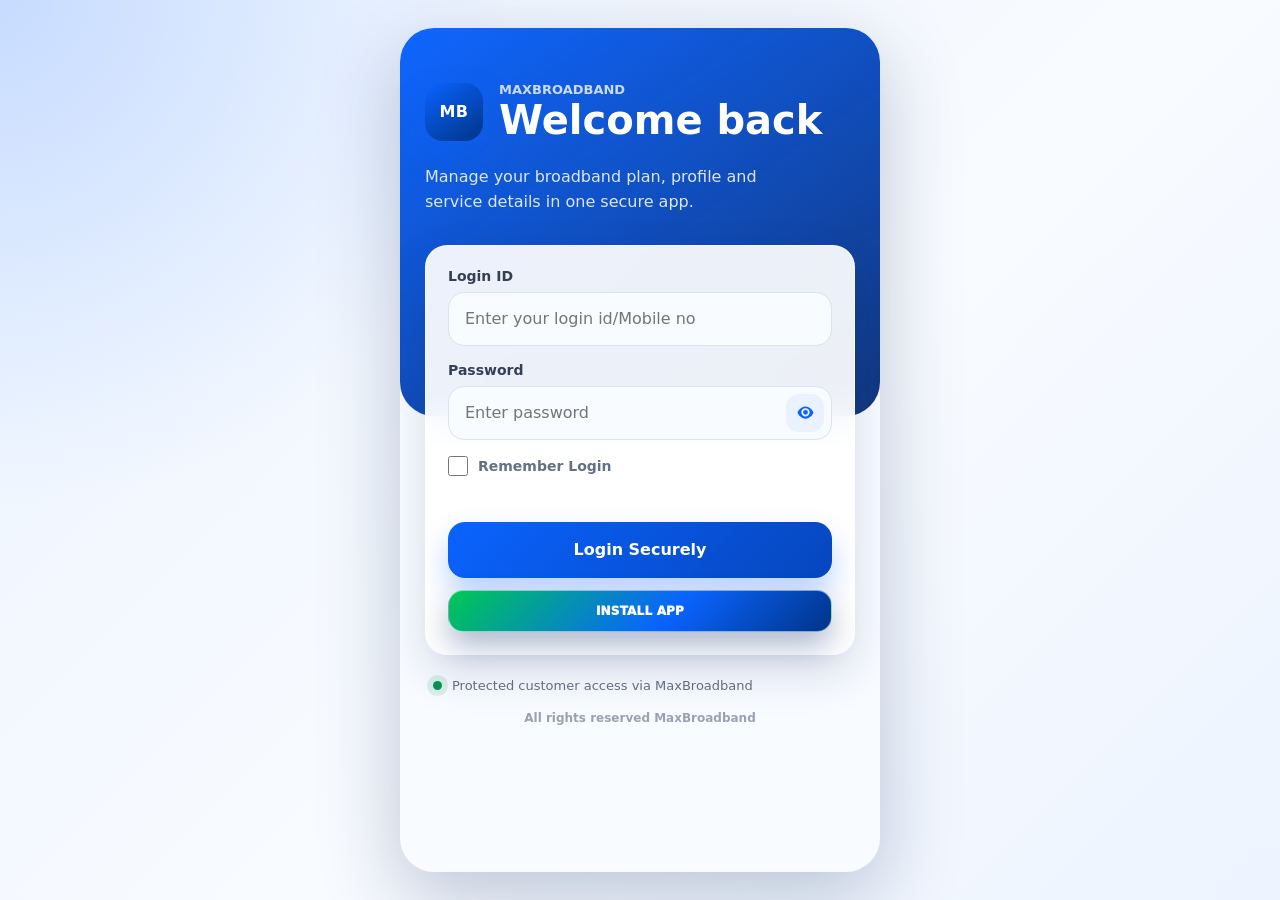
<file: app/index.html>
﻿<!DOCTYPE html>
<html lang="en">
<head>
    <meta charset="UTF-8">
    <meta name="viewport" content="width=device-width, initial-scale=1, viewport-fit=cover">
    <meta name="theme-color" content="#0a63ff">
    <meta name="description" content="MaxBroadband customer portal for profile and plan details.">
    <meta name="apple-mobile-web-app-capable" content="yes">
    <meta name="apple-mobile-web-app-status-bar-style" content="black-translucent">
    <meta name="apple-mobile-web-app-title" content="MaxBroadband">
    <title>MaxBroadband</title>
    <link rel="manifest" href="manifest.json">
    <link rel="icon" href="assets/favicon.svg" type="image/svg+xml">
    <link rel="apple-touch-icon" href="assets/icon-192.png">
    <link rel="stylesheet" href="css/style.css">
</head>
<body>
    <div id="splash" class="splash" aria-hidden="true">
        <div class="brand-mark brand-mark-lg">MB</div>
        <div class="splash-loader"></div>
    </div>

    <main class="phone-shell" id="app">
        <section class="screen login-screen is-active" id="loginScreen" aria-labelledby="loginTitle">
            <div class="login-bg"></div>
            <div class="login-content">
                <div class="brand-row">
                    <div class="brand-mark" aria-label="MaxBroadband logo">MB</div>
                    <div>
                        <p class="eyebrow">MaxBroadband</p>
                        <h1 id="loginTitle">Welcome back</h1>
                    </div>
                </div>

                <p class="login-subtitle">Manage your broadband plan, profile and service details in one secure app.</p>

                <form id="loginForm" class="login-card" autocomplete="on">
                    <label class="field">
                        <span>Login ID</span>
                        <input id="loginid" name="loginid" type="text" inputmode="text" autocomplete="username" placeholder="Enter your login id/Mobile no" required>
                    </label>

                    <label class="field password-field">
                        <span>Password</span>
                        <div class="password-wrap">
                            <input id="password" name="password" type="password" autocomplete="current-password" placeholder="Enter password" required>
                            <button class="icon-btn" id="togglePassword" type="button" aria-label="Show password">
                                <svg viewBox="0 0 24 24" aria-hidden="true"><path d="M12 5c5 0 9 5.2 9 7s-4 7-9 7-9-5.2-9-7 4-7 9-7Zm0 11.5A4.5 4.5 0 1 0 12 7a4.5 4.5 0 0 0 0 9.5Zm0-2A2.5 2.5 0 1 1 12 9a2.5 2.5 0 0 1 0 5.5Z"/></svg>
                            </button>
                        </div>
                    </label>

                    <div class="form-options">
                        <label class="checkline">
                            <input id="rememberLogin" type="checkbox">
                            <span>Remember Login</span>
                        </label>
                    </div>

                    <div id="loginError" class="error-message" role="alert"></div>

                    <button id="loginButton" class="primary-btn" type="submit">
                        <span>Login Securely</span>
                        <span class="btn-spinner" aria-hidden="true"></span>
                    </button>

                    <button class="install-btn login-install-btn" id="loginInstallButton" type="button">Install App</button>
                </form>

                <div class="trust-strip">
                    <span></span>
                    <p>Protected customer access via MaxBroadband</p>
                </div>

                <p class="copyright">All rights reserved MaxBroadband</p>
            </div>
        </section>

        <section class="screen home-screen" id="homeScreen" aria-label="Customer dashboard">
            <div class="pull-indicator" id="pullIndicator">Release to refresh</div>

            <header class="home-header">
                <div>
                    <p class="greeting" id="greeting">Good Morning</p>
                    <h2 id="headerName">MaxBroadband</h2>
                    <p class="customer-id" id="headerCustomerId">Customer portal</p>
                </div>
                <div class="header-actions">
                    <button class="install-btn" id="installButton" type="button">Install App</button>
                    <button class="refresh-btn" id="refreshButton" type="button" aria-label="Refresh account data">
                        <svg viewBox="0 0 24 24" aria-hidden="true"><path d="M17.7 6.3A8 8 0 1 0 20 12h-2a6 6 0 1 1-1.8-4.2L13 11h8V3l-3.3 3.3Z"/></svg>
                    </button>
                    <button class="logout-btn" id="logoutButton" type="button">Logout</button>
                </div>
            </header>

            <div class="status-card">
                <div>
                    <p>Connection Status</p>
                    <h3 id="connectionStatus">Checking</h3>
                </div>
                <span class="status-badge" id="statusBadge">-</span>
            </div>

            <article class="expiry-warning" id="expiryWarning" hidden>
                <div class="warning-icon" aria-hidden="true">!</div>
                <div>
                    <p class="warning-kicker">Recharge Required</p>
                    <h3 id="warningTitle">Recharge Required</h3>
                    <p id="warningMessage">Your broadband plan needs payment to keep the service running.</p>
                    <div class="warning-amount">
                        <span>Outstanding Amount</span>
                        <strong id="warningAmount">Rs. 0</strong>
                    </div>
                    <button class="warning-action" id="rechargeNowButton" type="button">Recharge Now</button>
                </div>
            </article>

            <div class="success-toast" id="successToast" role="status">
                <span class="checkmark"></span>
                <span id="toastText">Login successful</span>
            </div>

            <section class="tab-panel is-active" id="profileTab" aria-labelledby="profileNav">
                <div class="section-heading">
                    <p>Account</p>
                    <h3>Profile</h3>
                </div>
                <div class="cards-grid" id="profileCards"></div>
            </section>

            <section class="tab-panel" id="planTab" aria-labelledby="planNav">
                <div class="section-heading">
                    <p>Subscription</p>
                    <h3>My Plan</h3>
                </div>
                <div class="plan-hero">
                    <div>
                        <p>Primary plan</p>
                        <h3 id="planTitle">Broadband Plan</h3>
                        <small id="daysLeft">Plan validity unavailable</small>
                    </div>
                    <span class="status-badge" id="planStatus">-</span>
                </div>
                <div class="cards-grid" id="planCards"></div>
            </section>

            <section class="tab-panel" id="rechargeTab" aria-labelledby="rechargeNav">
                <div class="section-heading">
                    <p>Payment</p>
                    <h3>Recharge</h3>
                </div>
                <article class="recharge-card" id="rechargeCard" hidden>
                    <div class="recharge-card-bg"></div>
                    <div class="recharge-head">
                        <div>
                            <p>Recharge Amount</p>
                            <h3 id="rechargeAmount">Rs. 0</h3>
                        </div>
                        <span class="recharge-chip" id="rechargeStatus">Required</span>
                    </div>
                    <div class="qr-frame">
                        <div class="qr-loader" id="qrLoader"></div>
                        <div class="qr-code" id="qrCode" aria-label="UPI payment QR code"></div>
                    </div>
                    <div class="barcode-text" id="barcodeText">MaxBroadband Recharge</div>
                    <div class="upi-apps" aria-label="Supported UPI apps">
                        <button class="app-chip" type="button" data-upi-app="PhonePe" aria-label="Pay with PhonePe">
                            <b class="app-icon phonepe">P</b>
                            <span>PhonePe</span>
                        </button>
                        <button class="app-chip" type="button" data-upi-app="Google Pay" aria-label="Pay with Google Pay">
                            <b class="app-icon gpay" aria-hidden="true"><i>G</i><em>Pay</em></b>
                            <span>Google Pay</span>
                        </button>
                        <button class="app-chip" type="button" data-upi-app="Paytm" aria-label="Pay with Paytm">
                            <b class="app-icon paytm">P</b>
                            <span>Paytm</span>
                        </button>
                        <button class="app-chip" type="button" data-upi-app="BHIM" aria-label="Pay with BHIM">
                            <b class="app-icon bhim">B</b>
                            <span>BHIM</span>
                        </button>
                    </div>
                    <div class="recharge-actions">
                        <button class="copy-btn" id="copyUpiButton" type="button">Copy UPI ID</button>
                    </div>
                    <div class="payment-instructions">
                        <h4>Payment Instructions</h4>
                        <ul>
                            <li>Scan QR using any UPI app.</li>
                            <li>Tap any payment app above to continue payment.</li>
                            <li>Payment usually updates within a few minutes.</li>
                        </ul>
                    </div>
                    <p class="support-note" id="paymentNote">Share payment screenshot on mobile no - 9793322110</p>
                </article>
            </section>

            <div class="empty-state" id="emptyState">
                <div class="empty-icon">!</div>
                <h3>Account details are being prepared</h3>
                <p>Your login is valid, but some customer details are not available yet. Please check again shortly.</p>
            </div>

            <nav class="bottom-nav" aria-label="Primary navigation">
                <button class="nav-btn is-active" id="profileNav" type="button" data-tab="profileTab">
                    <svg viewBox="0 0 24 24" aria-hidden="true"><path d="M12 12a4 4 0 1 0 0-8 4 4 0 0 0 0 8Zm0 2c-4.4 0-8 2.2-8 5v1h16v-1c0-2.8-3.6-5-8-5Z"/></svg>
                    <span>Profile</span>
                </button>
                <button class="nav-btn" id="planNav" type="button" data-tab="planTab">
                    <svg viewBox="0 0 24 24" aria-hidden="true"><path d="M5 4h14a2 2 0 0 1 2 2v12a2 2 0 0 1-2 2H5a2 2 0 0 1-2-2V6a2 2 0 0 1 2-2Zm2 4v2h10V8H7Zm0 4v2h7v-2H7Z"/></svg>
                    <span>My Plan</span>
                </button>
                <button class="nav-btn recharge-nav" id="rechargeNav" type="button" data-tab="rechargeTab" hidden>
                    <span class="nav-badge" aria-label="Recharge required">!</span>
                    <svg viewBox="0 0 24 24" aria-hidden="true"><path d="M4 6a2 2 0 0 1 2-2h12a2 2 0 0 1 2 2v2H4V6Zm0 4h16v8a2 2 0 0 1-2 2H6a2 2 0 0 1-2-2v-8Zm3 4v2h6v-2H7Z"/></svg>
                    <span>Recharge</span>
                </button>
            </nav>
        </section>
    </main>

    <div class="install-overlay" id="installOverlay" hidden>
        <div class="install-sheet" role="dialog" aria-modal="true" aria-labelledby="installTitle">
            <div class="install-sheet-top">
                <div class="brand-mark">MB</div>
                <button class="sheet-close" id="closeInstallSheet" type="button" aria-label="Close install popup">x</button>
            </div>
            <h2 id="installTitle">Install MaxBroadband</h2>
            <p>Get quick access to your profile, plan validity and broadband details from your home screen.</p>
            <div class="install-actions">
                <button class="secondary-btn" id="cancelInstall" type="button">Later</button>
                <button class="primary-btn compact" id="confirmInstall" type="button">
                    <span>Install App</span>
                    <span class="btn-spinner" aria-hidden="true"></span>
                </button>
            </div>
        </div>
    </div>

    <template id="skeletonTemplate">
        <div class="detail-card skeleton"></div>
        <div class="detail-card skeleton"></div>
        <div class="detail-card skeleton"></div>
    </template>

    <script src="js/app.js" defer></script>
</body>
</html>
</file>
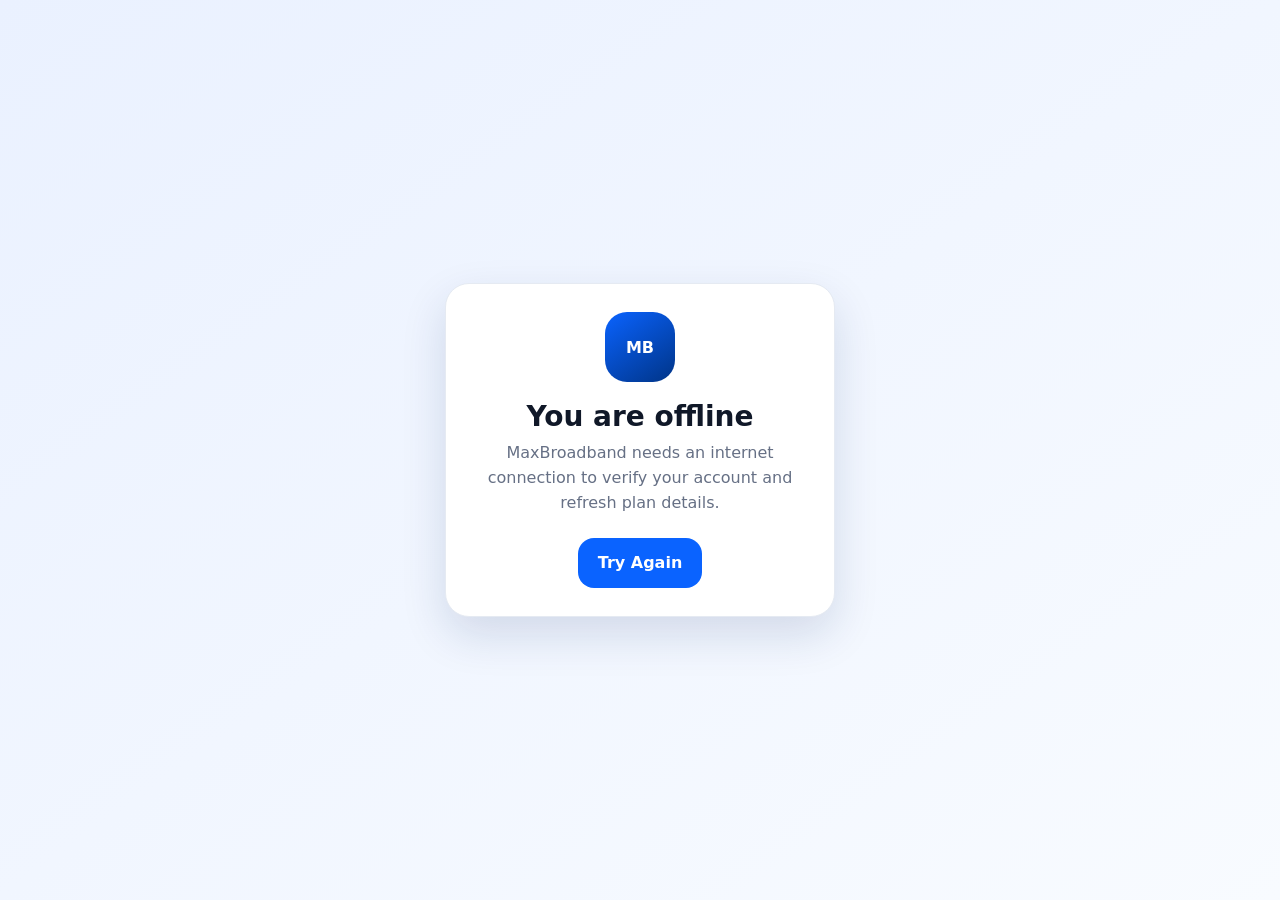
<file: app/offline.html>
<!DOCTYPE html>
<html lang="en">
<head>
    <meta charset="UTF-8">
    <meta name="viewport" content="width=device-width, initial-scale=1, viewport-fit=cover">
    <meta name="theme-color" content="#0a63ff">
    <title>MaxBroadband Offline</title>
    <link rel="icon" href="assets/favicon.svg" type="image/svg+xml">
    <style>
        * {
            box-sizing: border-box;
            margin: 0;
            padding: 0;
        }

        body {
            display: grid;
            place-items: center;
            min-height: 100vh;
            min-height: 100dvh;
            padding: 24px;
            color: #101828;
            background: linear-gradient(145deg, #eaf1ff, #f8fbff);
            font-family: Inter, system-ui, -apple-system, BlinkMacSystemFont, "Segoe UI", Arial, sans-serif;
        }

        main {
            width: min(100%, 390px);
            padding: 28px;
            background: #fff;
            border: 1px solid #e5eaf2;
            border-radius: 24px;
            box-shadow: 0 18px 45px rgba(13, 45, 101, .14);
            text-align: center;
        }

        .mark {
            display: grid;
            place-items: center;
            width: 70px;
            height: 70px;
            margin: 0 auto 18px;
            color: #fff;
            background: linear-gradient(145deg, #0a63ff, #003487);
            border-radius: 22px;
            font-weight: 900;
        }

        h1 {
            margin-bottom: 8px;
            font-size: 28px;
        }

        p {
            color: #667085;
            line-height: 1.55;
        }

        a {
            display: inline-flex;
            justify-content: center;
            align-items: center;
            min-height: 50px;
            margin-top: 22px;
            padding: 0 20px;
            color: #fff;
            background: #0a63ff;
            border-radius: 16px;
            font-weight: 900;
            text-decoration: none;
        }
    </style>
</head>
<body>
    <main>
        <div class="mark">MB</div>
        <h1>You are offline</h1>
        <p>MaxBroadband needs an internet connection to verify your account and refresh plan details.</p>
        <a href="index.html">Try Again</a>
    </main>
</body>
</html>
</file>
<file: app/css/style.css>
:root {
    --brand: #0a63ff;
    --brand-dark: #063ea8;
    --brand-soft: #eaf1ff;
    --ink: #101828;
    --muted: #667085;
    --line: #e5eaf2;
    --surface: #ffffff;
    --surface-soft: #f6f9ff;
    --success: #079455;
    --success-bg: #dcfae6;
    --danger: #d92d20;
    --danger-bg: #fee4e2;
    --warning: #f79009;
    --warning-bg: #fff4e5;
    --shadow: 0 18px 45px rgba(13, 45, 101, .14);
    --radius: 22px;
    --safe-bottom: env(safe-area-inset-bottom, 0px);
}

* {
    box-sizing: border-box;
    margin: 0;
    padding: 0;
    -webkit-tap-highlight-color: transparent;
}

html {
    background: #dce8fb;
}

body {
    min-height: 100vh;
    min-height: 100dvh;
    color: var(--ink);
    background:
        radial-gradient(circle at top left, rgba(65, 132, 255, .22), transparent 32rem),
        linear-gradient(135deg, #ecf4ff 0%, #f8fbff 55%, #edf4ff 100%);
    font-family: Inter, ui-sans-serif, system-ui, -apple-system, BlinkMacSystemFont, "Segoe UI", Arial, sans-serif;
}

button,
input {
    font: inherit;
}

button {
    border: 0;
    position: relative;
    overflow: hidden;
}

.phone-shell {
    position: relative;
    width: 100%;
    min-height: 100vh;
    min-height: 100dvh;
    margin: 0 auto;
    background: #f8fbff;
    overflow: hidden;
}

.screen {
    display: none;
    min-height: 100vh;
    min-height: 100dvh;
}

.screen.is-active {
    display: block;
    animation: screenIn .32s ease both;
}

.splash {
    position: fixed;
    inset: 0;
    z-index: 50;
    display: grid;
    place-content: center;
    gap: 22px;
    background: linear-gradient(150deg, #0a63ff, #073884);
    transition: opacity .4s ease, visibility .4s ease;
}

.splash.is-hidden {
    opacity: 0;
    visibility: hidden;
}

.splash-loader {
    width: 42px;
    height: 42px;
    border: 4px solid rgba(255, 255, 255, .32);
    border-top-color: #fff;
    border-radius: 50%;
    animation: spin .8s linear infinite;
    justify-self: center;
}

.brand-mark {
    display: grid;
    place-items: center;
    width: 58px;
    height: 58px;
    flex: 0 0 auto;
    color: #fff;
    background: linear-gradient(145deg, #0a63ff, #003487);
    border-radius: 18px;
    box-shadow: 0 14px 30px rgba(10, 99, 255, .34);
    font-weight: 900;
    letter-spacing: .5px;
}

.brand-mark-lg {
    width: 82px;
    height: 82px;
    border-radius: 26px;
    background: rgba(255, 255, 255, .18);
    border: 1px solid rgba(255, 255, 255, .28);
    backdrop-filter: blur(16px);
}

.login-screen {
    position: relative;
    padding: max(28px, env(safe-area-inset-top)) 20px 24px;
}

.login-bg {
    position: absolute;
    inset: 0 0 auto 0;
    height: 46%;
    background:
        linear-gradient(145deg, rgba(10, 99, 255, .98), rgba(3, 42, 117, .94)),
        radial-gradient(circle at 70% 10%, rgba(255, 255, 255, .28), transparent 18rem);
    border-bottom-left-radius: 34px;
    border-bottom-right-radius: 34px;
}

.login-content {
    position: relative;
    z-index: 1;
    max-width: 430px;
    margin: 0 auto;
    padding-top: 26px;
}

.brand-row {
    display: flex;
    align-items: center;
    gap: 16px;
    color: #fff;
}

.eyebrow {
    color: rgba(255, 255, 255, .78);
    font-size: 13px;
    font-weight: 700;
    text-transform: uppercase;
}

.brand-row h1 {
    margin-top: 2px;
    font-size: clamp(30px, 9vw, 40px);
    line-height: 1.05;
    letter-spacing: 0;
}

.login-subtitle {
    max-width: 340px;
    margin: 24px 0 30px;
    color: rgba(255, 255, 255, .86);
    font-size: 16px;
    line-height: 1.55;
}

.login-card {
    padding: 22px;
    background: rgba(255, 255, 255, .92);
    border: 1px solid rgba(255, 255, 255, .72);
    border-radius: var(--radius);
    box-shadow: var(--shadow);
    backdrop-filter: blur(18px);
}

.field {
    display: block;
    margin-bottom: 16px;
}

.field span {
    display: block;
    margin-bottom: 8px;
    color: #344054;
    font-size: 14px;
    font-weight: 800;
}

.field input {
    width: 100%;
    height: 54px;
    padding: 0 16px;
    color: var(--ink);
    background: #f8fbff;
    border: 1px solid #d9e3f2;
    border-radius: 16px;
    outline: none;
    transition: border-color .2s ease, box-shadow .2s ease, background .2s ease;
}

.field input:focus {
    background: #fff;
    border-color: var(--brand);
    box-shadow: 0 0 0 4px rgba(10, 99, 255, .12);
}

.password-wrap {
    position: relative;
}

.password-wrap input {
    padding-right: 58px;
}

.icon-btn {
    position: absolute;
    right: 8px;
    top: 8px;
    display: grid;
    place-items: center;
    width: 38px;
    height: 38px;
    color: var(--brand);
    background: var(--brand-soft);
    border-radius: 13px;
    cursor: pointer;
}

svg {
    width: 21px;
    height: 21px;
    fill: currentColor;
}

.form-options {
    display: flex;
    justify-content: space-between;
    align-items: center;
    margin-bottom: 14px;
}

.checkline {
    display: flex;
    align-items: center;
    gap: 10px;
    color: var(--muted);
    font-size: 14px;
    font-weight: 700;
}

.checkline input {
    width: 20px;
    height: 20px;
    accent-color: var(--brand);
}

.error-message {
    min-height: 22px;
    margin-bottom: 10px;
    color: var(--danger);
    font-size: 14px;
    font-weight: 800;
    line-height: 1.45;
}

.primary-btn {
    position: relative;
    display: flex;
    align-items: center;
    justify-content: center;
    gap: 12px;
    width: 100%;
    height: 56px;
    color: #fff;
    background: linear-gradient(135deg, #0a63ff, #0646bd);
    border-radius: 17px;
    box-shadow: 0 16px 30px rgba(10, 99, 255, .28);
    font-weight: 900;
    cursor: pointer;
    overflow: hidden;
    transition: transform .16s ease, box-shadow .16s ease;
}

.primary-btn:active {
    transform: translateY(1px) scale(.99);
}

.primary-btn.is-loading {
    pointer-events: none;
}

.btn-spinner {
    display: none;
    width: 19px;
    height: 19px;
    border: 3px solid rgba(255, 255, 255, .35);
    border-top-color: #fff;
    border-radius: 50%;
    animation: spin .75s linear infinite;
}

.primary-btn.is-loading .btn-spinner {
    display: inline-block;
}

.ripple {
    position: absolute;
    border-radius: 50%;
    background: rgba(255, 255, 255, .42);
    transform: scale(0);
    animation: ripple .55s ease-out;
    pointer-events: none;
}

.trust-strip {
    display: flex;
    align-items: center;
    gap: 10px;
    margin: 22px 8px 0;
    color: var(--muted);
    font-size: 13px;
    line-height: 1.4;
}

.trust-strip span {
    width: 9px;
    height: 9px;
    background: var(--success);
    border-radius: 50%;
    box-shadow: 0 0 0 6px rgba(7, 148, 85, .12);
}

.copyright {
    margin-top: 16px;
    color: #98a2b3;
    font-size: 12px;
    font-weight: 800;
    text-align: center;
}

.home-screen {
    position: relative;
    padding: max(18px, env(safe-area-inset-top)) 18px calc(92px + var(--safe-bottom));
    background:
        linear-gradient(180deg, #0a63ff 0, #0a63ff 166px, #f8fbff 167px);
}

.home-header {
    display: flex;
    justify-content: space-between;
    align-items: center;
    gap: 10px;
    margin: 6px 0 18px;
    padding: 11px;
    color: #fff;
    background: linear-gradient(135deg, rgba(255, 255, 255, .16), rgba(255, 255, 255, .06));
    border: 1px solid rgba(255, 255, 255, .16);
    border-radius: 24px;
    backdrop-filter: blur(12px);
}

.greeting {
    color: rgba(255, 255, 255, .82);
    font-size: 13px;
    font-weight: 800;
}

.home-header h2 {
    max-width: 190px;
    margin-top: 3px;
    font-size: 23px;
    line-height: 1.08;
    white-space: nowrap;
    overflow: hidden;
    text-overflow: ellipsis;
}

.customer-id {
    display: none;
}

.header-actions {
    display: flex;
    align-items: center;
    gap: 7px;
    flex: 0 0 auto;
}

.logout-btn {
    min-height: 36px;
    padding: 0 10px;
    color: #fff;
    background: rgba(255, 255, 255, .18);
    border: 1px solid rgba(255, 255, 255, .26);
    border-radius: 13px;
    font-size: 11px;
    font-weight: 950;
    cursor: pointer;
    backdrop-filter: blur(12px);
}

.install-btn {
    display: none;
    min-height: 42px;
    padding: 0 16px;
    color: #fff;
    background: linear-gradient(135deg, #00c853, #0a63ff 58%, #003487);
    border: 1px solid rgba(255, 255, 255, .52);
    border-radius: 15px;
    box-shadow: 0 14px 30px rgba(0, 37, 107, .32), 0 0 0 0 rgba(0, 200, 83, .46);
    font-size: 12px;
    font-weight: 950;
    cursor: pointer;
    text-transform: uppercase;
    letter-spacing: .2px;
    animation: installPulse 1.55s ease-in-out infinite;
}

.install-btn.is-visible {
    display: inline-flex;
    align-items: center;
    justify-content: center;
}

.login-install-btn {
    width: 100%;
    margin-top: 12px;
}

.login-install-btn.is-visible {
    display: flex;
}

.header-actions .install-btn {
    min-height: 36px;
    padding: 0 9px;
    border-radius: 13px;
    font-size: 10px;
    white-space: nowrap;
}

.refresh-btn {
    display: grid;
    place-items: center;
    width: 38px;
    height: 38px;
    min-width: 38px;
    color: #fff;
    background: rgba(255, 255, 255, .18);
    border: 1px solid rgba(255, 255, 255, .28);
    border-radius: 14px;
    cursor: pointer;
    box-shadow: 0 10px 22px rgba(0, 37, 107, .16);
    backdrop-filter: blur(12px);
    transition: transform .16s ease, background .16s ease, box-shadow .16s ease;
}

.refresh-btn svg {
    width: 20px;
    height: 20px;
}

.refresh-btn:active {
    transform: scale(.96);
}

.refresh-btn.is-loading svg {
    animation: spin .75s linear infinite;
}

.install-overlay {
    position: fixed;
    inset: 0;
    z-index: 80;
    display: grid;
    place-items: end center;
    padding: 18px;
    background: rgba(16, 24, 40, .46);
    backdrop-filter: blur(10px);
}

.install-overlay[hidden] {
    display: none;
}

.install-sheet {
    width: min(100%, 430px);
    padding: 20px;
    color: var(--ink);
    background:
        linear-gradient(180deg, rgba(255, 255, 255, .96), rgba(248, 251, 255, .96)),
        radial-gradient(circle at top right, rgba(10, 99, 255, .16), transparent 13rem);
    border: 1px solid rgba(255, 255, 255, .82);
    border-radius: 26px;
    box-shadow: 0 24px 80px rgba(12, 39, 89, .32);
    animation: sheetIn .28s ease both;
}

.install-sheet-top {
    display: flex;
    align-items: center;
    justify-content: space-between;
    margin-bottom: 16px;
}

.sheet-close {
    display: grid;
    place-items: center;
    width: 38px;
    height: 38px;
    color: var(--muted);
    background: #eef4ff;
    border-radius: 13px;
    font-size: 18px;
    font-weight: 900;
    cursor: pointer;
}

.install-sheet h2 {
    font-size: 24px;
    line-height: 1.15;
}

.install-sheet p {
    margin-top: 9px;
    color: var(--muted);
    line-height: 1.55;
}

.install-actions {
    display: grid;
    grid-template-columns: .85fr 1.15fr;
    gap: 10px;
    margin-top: 20px;
}

.secondary-btn {
    min-height: 52px;
    color: var(--brand);
    background: var(--brand-soft);
    border-radius: 16px;
    font-weight: 950;
    cursor: pointer;
}

.primary-btn.compact {
    height: 52px;
    border-radius: 16px;
}

.status-card,
.plan-hero {
    display: flex;
    align-items: center;
    justify-content: space-between;
    gap: 12px;
    margin-bottom: 18px;
    padding: 18px;
    background: rgba(255, 255, 255, .94);
    border: 1px solid rgba(255, 255, 255, .78);
    border-radius: var(--radius);
    box-shadow: var(--shadow);
}

.expiry-warning {
    display: grid;
    grid-template-columns: 44px 1fr;
    gap: 13px;
    margin: -2px 0 18px;
    padding: 16px;
    color: #7a2e0e;
    background:
        linear-gradient(135deg, rgba(255, 250, 235, .96), rgba(255, 244, 229, .96)),
        radial-gradient(circle at top right, rgba(247, 144, 9, .22), transparent 10rem);
    border: 1px solid rgba(247, 144, 9, .22);
    border-radius: var(--radius);
    box-shadow: 0 16px 36px rgba(122, 46, 14, .12);
    animation: tabIn .28s ease both;
}

.expiry-warning[hidden] {
    display: none;
}

.warning-icon {
    display: grid;
    place-items: center;
    width: 44px;
    height: 44px;
    color: #fff;
    background: linear-gradient(135deg, #f79009, #dc6803);
    border-radius: 15px;
    font-weight: 950;
}

.expiry-warning h3 {
    font-size: 17px;
    line-height: 1.25;
}

.warning-kicker {
    margin: 0 0 4px;
    color: #b54708;
    font-size: 12px;
    font-weight: 950;
    text-transform: uppercase;
}

.expiry-warning p {
    margin-top: 5px;
    color: #93370d;
    font-size: 13px;
    line-height: 1.45;
    font-weight: 750;
}

.expiry-warning .warning-kicker {
    margin-top: 0;
    color: #b54708;
}

.warning-amount {
    width: fit-content;
    margin-top: 12px;
    padding: 9px 12px;
    background: rgba(255, 255, 255, .7);
    border: 1px solid rgba(247, 144, 9, .18);
    border-radius: 15px;
}

.warning-amount span {
    display: block;
    color: #b54708;
    font-size: 11px;
    font-weight: 900;
    text-transform: uppercase;
}

.warning-amount strong {
    display: block;
    margin-top: 2px;
    color: #7a2e0e;
    font-size: 20px;
    line-height: 1;
}

.warning-action {
    min-height: 42px;
    margin-top: 12px;
    padding: 0 16px;
    color: #fff;
    background: linear-gradient(135deg, #f79009, #dc6803);
    border-radius: 14px;
    font-size: 13px;
    font-weight: 950;
    cursor: pointer;
    box-shadow: 0 12px 24px rgba(247, 144, 9, .24);
}

.status-card p,
.plan-hero p,
.section-heading p {
    color: var(--muted);
    font-size: 13px;
    font-weight: 800;
    text-transform: uppercase;
}

.status-card h3,
.plan-hero h3 {
    margin-top: 5px;
    font-size: 20px;
    line-height: 1.2;
}

.plan-hero small {
    display: inline-block;
    margin-top: 7px;
    color: var(--muted);
    font-size: 13px;
    font-weight: 850;
}

.recharge-card {
    position: relative;
    margin-bottom: 18px;
    padding: 16px;
    overflow: hidden;
    color: #fff;
    background: linear-gradient(145deg, #083b98, #0a63ff);
    border: 1px solid rgba(255, 255, 255, .22);
    border-radius: 26px;
    box-shadow: 0 20px 46px rgba(10, 99, 255, .24);
    animation: tabIn .32s ease both;
}

.recharge-card-bg {
    position: absolute;
    inset: 0;
    background:
        radial-gradient(circle at 84% 8%, rgba(255, 255, 255, .24), transparent 9rem),
        linear-gradient(180deg, rgba(255, 255, 255, .08), rgba(255, 255, 255, 0));
    pointer-events: none;
}

.recharge-card > *:not(.recharge-card-bg) {
    position: relative;
    z-index: 1;
}

.recharge-head {
    display: flex;
    align-items: flex-start;
    justify-content: space-between;
    gap: 12px;
    margin-bottom: 12px;
}

.recharge-head p {
    color: rgba(255, 255, 255, .78);
    font-size: 13px;
    font-weight: 900;
    text-transform: uppercase;
}

.recharge-head h3 {
    margin-top: 4px;
    font-size: 40px;
    line-height: 1;
    letter-spacing: 0;
}

.recharge-chip {
    display: inline-flex;
    align-items: center;
    justify-content: center;
    min-height: 32px;
    padding: 0 12px;
    color: #0a63ff;
    background: rgba(255, 255, 255, .94);
    border-radius: 999px;
    font-size: 12px;
    font-weight: 950;
}

.qr-frame {
    position: relative;
    display: grid;
    place-items: center;
    width: min(100%, 192px);
    aspect-ratio: 1;
    margin: 0 auto 10px;
    padding: 10px;
    background: rgba(255, 255, 255, .96);
    border: 1px solid rgba(255, 255, 255, .8);
    border-radius: 24px;
    box-shadow: 0 16px 34px rgba(0, 24, 77, .22);
}

.barcode-text {
    width: fit-content;
    max-width: 100%;
    margin: 0 auto 10px;
    padding: 7px 11px;
    color: #dbeafe;
    background: rgba(255, 255, 255, .12);
    border: 1px solid rgba(255, 255, 255, .18);
    border-radius: 999px;
    font-size: 13px;
    font-weight: 850;
    line-height: 1.35;
    text-align: center;
    overflow-wrap: anywhere;
}

.upi-apps {
    display: grid;
    grid-template-columns: repeat(4, 1fr);
    gap: 7px;
    margin-bottom: 12px;
}

.app-chip {
    display: grid;
    place-items: center;
    gap: 4px;
    min-height: 52px;
    padding: 6px 4px;
    color: #101828;
    background: rgba(255, 255, 255, .96);
    border: 1px solid rgba(255, 255, 255, .6);
    border-radius: 14px;
    font-size: 11px;
    font-weight: 950;
    cursor: pointer;
    box-shadow: 0 8px 16px rgba(0, 24, 77, .12);
    transition: transform .16s ease, box-shadow .16s ease;
}

.app-chip:active {
    transform: scale(.97);
}

.app-chip span {
    color: #101828;
    font-size: 11px;
    font-weight: 950;
    line-height: 1;
}

.app-icon {
    display: grid;
    place-items: center;
    width: 24px;
    height: 24px;
    color: #fff;
    border-radius: 9px;
    font-size: 13px;
    line-height: 1;
}

.phonepe {
    background: linear-gradient(135deg, #6739b7, #3d168f);
}

.gpay {
    width: auto;
    min-width: 43px;
    padding: 0 6px;
    gap: 2px;
    grid-auto-flow: column;
    color: #202124;
    background: #fff;
    border: 1px solid #dadce0;
    border-radius: 9px;
    font-family: Arial, Helvetica, sans-serif;
}

.gpay i {
    color: #4285f4;
    font-style: normal;
    font-weight: 950;
}

.gpay em {
    color: #202124;
    font-size: 10px;
    font-style: normal;
    font-weight: 800;
}

.paytm {
    background: linear-gradient(135deg, #00baf2, #002970);
}

.bhim {
    background: linear-gradient(135deg, #ff9933, #138808);
}

.qr-code {
    display: grid;
    place-items: center;
    width: 100%;
    height: 100%;
    color: var(--muted);
    font-size: 14px;
    font-weight: 900;
    text-align: center;
    opacity: 0;
    transform: scale(.97);
    transition: opacity .25s ease, transform .25s ease;
}

.qr-code.is-ready {
    opacity: 1;
    transform: scale(1);
}

.qr-code svg,
.qr-code canvas {
    width: 100%;
    height: 100%;
    border-radius: 12px;
    image-rendering: pixelated;
}

.qr-loader {
    position: absolute;
    width: 34px;
    height: 34px;
    border: 4px solid rgba(10, 99, 255, .16);
    border-top-color: var(--brand);
    border-radius: 50%;
    animation: spin .8s linear infinite;
}

.qr-loader.is-hidden {
    display: none;
}

.payment-note {
    margin: 0 auto 16px;
    color: rgba(255, 255, 255, .82);
    font-size: 13px;
    font-weight: 750;
    line-height: 1.45;
    text-align: center;
}

.payment-instructions {
    margin-top: 12px;
    padding: 12px;
    color: rgba(255, 255, 255, .86);
    background: rgba(255, 255, 255, .1);
    border: 1px solid rgba(255, 255, 255, .16);
    border-radius: 18px;
}

.payment-instructions h4 {
    margin-bottom: 8px;
    color: #fff;
    font-size: 14px;
}

.payment-instructions ul,
.support-note {
    color: rgba(255, 255, 255, .82);
    font-size: 13px;
    line-height: 1.45;
}

.payment-instructions ul {
    display: grid;
    gap: 5px;
    padding-left: 18px;
}

.support-note {
    margin-top: 10px;
    padding: 12px 14px;
    color: #fff;
    background: linear-gradient(135deg, #f79009, #dc6803);
    border: 1px solid rgba(255, 255, 255, .42);
    border-radius: 18px;
    text-align: center;
    font-weight: 950;
    box-shadow: 0 14px 28px rgba(247, 144, 9, .26), inset 0 1px 0 rgba(255, 255, 255, .24);
    animation: supportGlow 1.15s ease-in-out infinite;
}

.recharge-actions {
    display: grid;
    grid-template-columns: 1fr;
    gap: 9px;
}

.copy-btn {
    min-height: 56px;
    padding: 0 12px;
    border-radius: 16px;
    font-size: 14px;
    font-weight: 950;
    cursor: pointer;
    transition: transform .16s ease, box-shadow .16s ease, background .16s ease;
}

.copy-btn:active,
.warning-action:active {
    transform: scale(.98);
}

.copy-btn {
    color: var(--brand);
    background: #fff;
    border: 1px solid rgba(255, 255, 255, .55);
    box-shadow: 0 12px 24px rgba(0, 24, 77, .2);
}

@media (max-width: 360px) {
    .home-header h2 {
        max-width: 150px;
        font-size: 21px;
    }

    .header-actions {
        gap: 5px;
    }

    .header-actions .install-btn {
        padding: 0 7px;
        font-size: 9px;
    }

    .logout-btn {
        padding: 0 8px;
        font-size: 10px;
    }

    .refresh-btn {
        width: 36px;
        height: 36px;
        min-width: 36px;
    }

    .recharge-actions {
        grid-template-columns: 1fr;
    }
}

.status-badge {
    display: inline-flex;
    align-items: center;
    justify-content: center;
    min-width: 78px;
    min-height: 34px;
    padding: 8px 12px;
    border-radius: 999px;
    background: #eef4ff;
    color: var(--brand-dark);
    font-size: 12px;
    font-weight: 950;
}

.status-badge.active {
    color: var(--success);
    background: var(--success-bg);
}

.status-badge.expired {
    color: var(--danger);
    background: var(--danger-bg);
}

.status-badge.required,
.recharge-chip.required {
    color: #b54708;
    background: var(--warning-bg);
}

.section-heading {
    margin: 22px 2px 12px;
}

.section-heading h3 {
    margin-top: 3px;
    font-size: 23px;
}

.tab-panel {
    display: none;
}

.tab-panel.is-active {
    display: block;
    animation: tabIn .28s ease both;
}

.cards-grid {
    display: grid;
    gap: 12px;
}

.detail-group {
    display: grid;
    gap: 10px;
}

.detail-group + .detail-group {
    margin-top: 8px;
}

.detail-group h4 {
    margin: 4px 2px 0;
    color: #344054;
    font-size: 14px;
    font-weight: 950;
}

.detail-card {
    display: grid;
    grid-template-columns: 44px 1fr;
    gap: 13px;
    min-height: 76px;
    padding: 15px;
    background: var(--surface);
    border: 1px solid var(--line);
    border-radius: 20px;
    box-shadow: 0 10px 24px rgba(20, 56, 108, .07);
}

.detail-icon {
    display: grid;
    place-items: center;
    width: 44px;
    height: 44px;
    color: var(--brand);
    background: var(--brand-soft);
    border-radius: 15px;
    font-weight: 900;
}

.detail-card p {
    color: var(--muted);
    font-size: 13px;
    font-weight: 800;
}

.detail-card strong {
    display: block;
    margin-top: 5px;
    color: var(--ink);
    font-size: 16px;
    line-height: 1.35;
    overflow-wrap: anywhere;
}

.bottom-nav {
    position: fixed;
    left: 50%;
    bottom: 0;
    z-index: 10;
    display: grid;
    grid-template-columns: 1fr 1fr;
    gap: 8px;
    width: min(100%, 480px);
    padding: 10px 16px calc(10px + var(--safe-bottom));
    background: rgba(255, 255, 255, .9);
    border-top: 1px solid rgba(229, 234, 242, .8);
    box-shadow: 0 -14px 34px rgba(20, 56, 108, .12);
    transform: translateX(-50%);
    backdrop-filter: blur(18px);
}

.bottom-nav.has-recharge {
    grid-template-columns: repeat(3, 1fr);
}

.nav-btn {
    position: relative;
    display: flex;
    align-items: center;
    justify-content: center;
    gap: 8px;
    height: 56px;
    color: #667085;
    background: #f5f8ff;
    border: 1px solid transparent;
    border-radius: 18px;
    font-size: 13px;
    font-weight: 900;
    cursor: pointer;
    transition: background .2s ease, color .2s ease, transform .2s ease;
}

.bottom-nav.has-recharge .nav-btn {
    gap: 5px;
    font-size: 12px;
}

.bottom-nav.has-recharge .nav-btn svg {
    width: 19px;
    height: 19px;
}

.nav-btn[hidden] {
    display: none;
}

.nav-badge {
    position: absolute;
    top: 6px;
    right: 12px;
    display: grid;
    place-items: center;
    width: 18px;
    height: 18px;
    color: #fff;
    background: linear-gradient(135deg, #f79009, #dc6803);
    border: 2px solid #fff;
    border-radius: 50%;
    font-size: 10px;
    line-height: 1;
    animation: badgePulse 1.8s ease-in-out infinite;
}

.nav-btn.is-active {
    color: #fff;
    background: linear-gradient(135deg, #0a63ff, #0646bd);
    border-color: rgba(255, 255, 255, .5);
    box-shadow: 0 12px 24px rgba(10, 99, 255, .24);
}

.nav-btn.is-active::after {
    content: "";
    position: absolute;
    left: 50%;
    bottom: 6px;
    width: 18px;
    height: 3px;
    background: rgba(255, 255, 255, .9);
    border-radius: 999px;
    transform: translateX(-50%);
}

.nav-btn:active {
    transform: scale(.98);
}

.success-toast {
    position: relative;
    display: flex;
    align-items: center;
    gap: 9px;
    margin: -2px 0 8px;
    padding: 10px 12px;
    color: var(--success);
    background: rgba(220, 250, 230, .92);
    border: 1px solid rgba(7, 148, 85, .18);
    border-radius: 16px;
    font-size: 14px;
    font-weight: 900;
    opacity: 0;
    transform: translateY(-8px) scale(.98);
    pointer-events: none;
    transition: opacity .22s ease, transform .22s ease;
}

.success-toast.is-visible {
    opacity: 1;
    transform: translateY(0) scale(1);
}

.checkmark {
    width: 20px;
    height: 20px;
    border-radius: 50%;
    background: var(--success);
    position: relative;
}

.checkmark::after {
    content: "";
    position: absolute;
    left: 6px;
    top: 4px;
    width: 5px;
    height: 9px;
    border: solid #fff;
    border-width: 0 2px 2px 0;
    transform: rotate(45deg);
}

.empty-state {
    display: none;
    margin-top: 28px;
    padding: 24px 18px;
    text-align: center;
    color: var(--muted);
}

.empty-state.is-visible {
    display: block;
}

.empty-icon {
    display: grid;
    place-items: center;
    width: 54px;
    height: 54px;
    margin: 0 auto 12px;
    color: var(--brand);
    background: var(--brand-soft);
    border-radius: 18px;
    font-weight: 900;
}

.empty-state h3 {
    margin-bottom: 6px;
    color: var(--ink);
}

.skeleton {
    position: relative;
    overflow: hidden;
    min-height: 88px;
    background: #eef4ff;
}

.skeleton::after {
    content: "";
    position: absolute;
    inset: 0;
    background: linear-gradient(90deg, transparent, rgba(255, 255, 255, .74), transparent);
    transform: translateX(-100%);
    animation: shimmer 1.2s infinite;
}

.pull-indicator {
    position: absolute;
    top: max(6px, env(safe-area-inset-top));
    left: 50%;
    padding: 7px 12px;
    color: #fff;
    background: rgba(255, 255, 255, .18);
    border-radius: 999px;
    opacity: 0;
    transform: translate(-50%, -8px);
    transition: opacity .2s ease, transform .2s ease;
    font-size: 12px;
    font-weight: 800;
}

.pull-indicator.is-visible {
    opacity: 1;
    transform: translate(-50%, 0);
}

@media (min-width: 560px) {
    body {
        display: grid;
        place-items: center;
        padding: 28px;
    }

    .phone-shell {
        max-width: 480px;
        min-height: min(920px, calc(100vh - 56px));
        border-radius: 34px;
        box-shadow: 0 24px 80px rgba(12, 39, 89, .25);
    }

    .screen,
    .screen.is-active {
        min-height: min(920px, calc(100vh - 56px));
    }

    .bottom-nav {
        border-bottom-left-radius: 34px;
        border-bottom-right-radius: 34px;
    }
}

@keyframes spin {
    to { transform: rotate(360deg); }
}

@keyframes screenIn {
    from { opacity: 0; transform: translateY(8px); }
    to { opacity: 1; transform: translateY(0); }
}

@keyframes tabIn {
    from { opacity: 0; transform: translateY(10px); }
    to { opacity: 1; transform: translateY(0); }
}

@keyframes shimmer {
    to { transform: translateX(100%); }
}

@keyframes ripple {
    to {
        transform: scale(3);
        opacity: 0;
    }
}

@keyframes sheetIn {
    from {
        opacity: 0;
        transform: translateY(22px) scale(.98);
    }
    to {
        opacity: 1;
        transform: translateY(0) scale(1);
    }
}

@keyframes badgePulse {
    0%, 100% {
        transform: scale(1);
        box-shadow: 0 0 0 0 rgba(247, 144, 9, .3);
    }
    50% {
        transform: scale(1.08);
        box-shadow: 0 0 0 6px rgba(247, 144, 9, 0);
    }
}

@keyframes supportGlow {
    0%, 100% {
        box-shadow: 0 14px 28px rgba(247, 144, 9, .26), 0 0 0 0 rgba(247, 144, 9, .48), inset 0 1px 0 rgba(255, 255, 255, .24);
        transform: scale(1);
    }
    50% {
        box-shadow: 0 16px 32px rgba(247, 144, 9, .36), 0 0 0 8px rgba(247, 144, 9, 0), inset 0 1px 0 rgba(255, 255, 255, .3);
        transform: scale(1.018);
    }
}

@keyframes installPulse {
    0%, 100% {
        box-shadow: 0 14px 30px rgba(0, 37, 107, .32), 0 0 0 0 rgba(0, 200, 83, .46);
        transform: translateY(0);
    }
    50% {
        box-shadow: 0 18px 34px rgba(0, 37, 107, .38), 0 0 0 8px rgba(0, 200, 83, 0);
        transform: translateY(-1px);
    }
}
</file>
